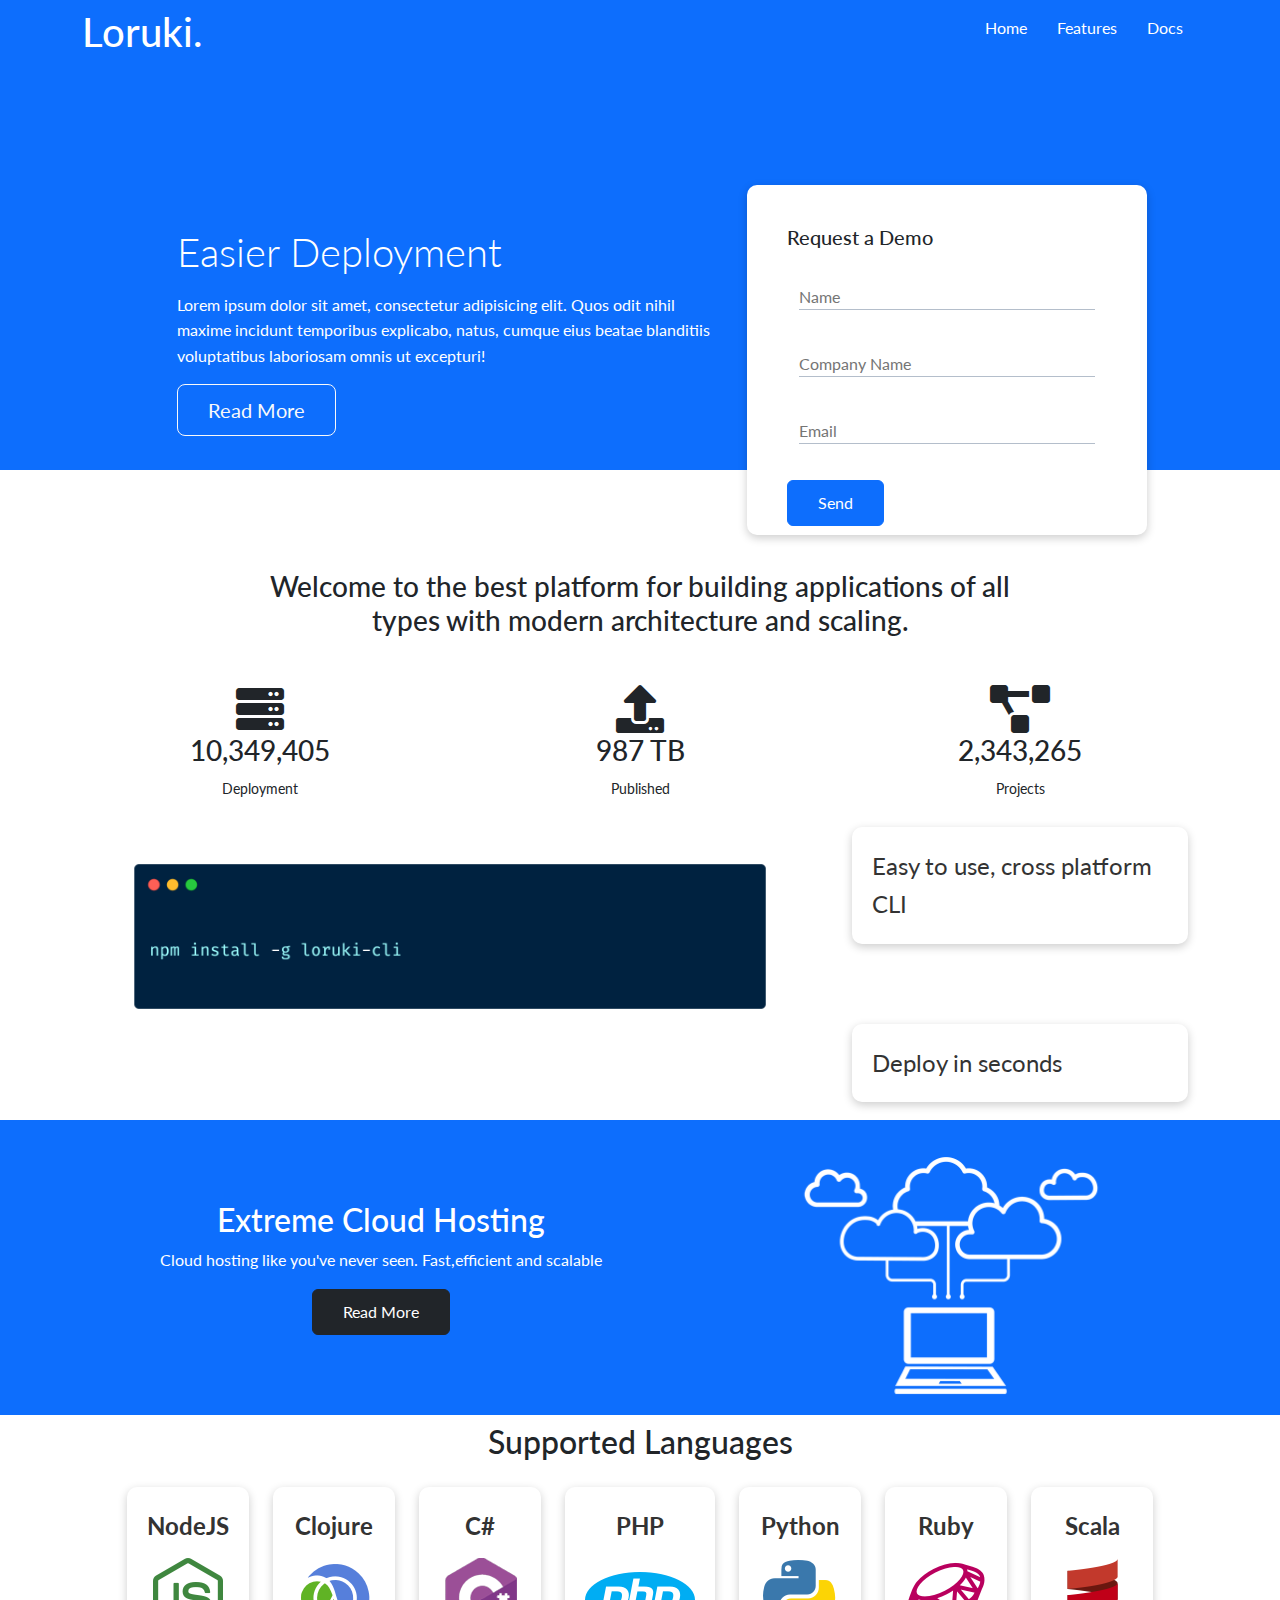
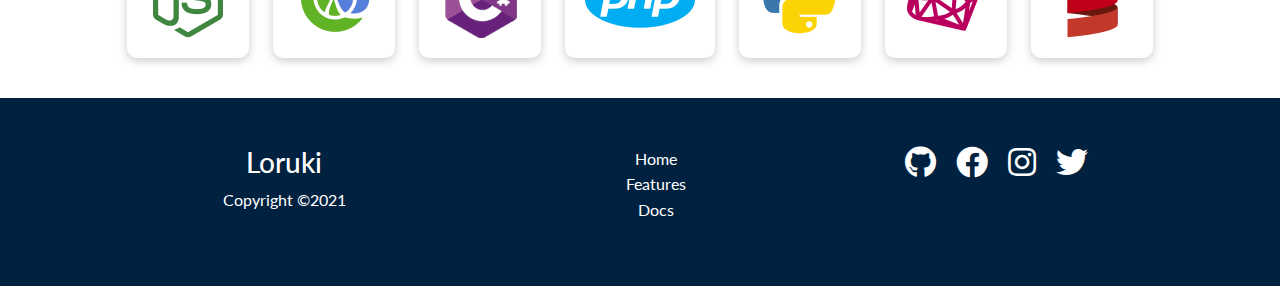
<file: index.html>
<!DOCTYPE html>
<html lang="en">
<head>
    <meta charset="utf-8">
    <meta name="viewport" content="width=device-width, initial-scale=1">
    <link rel="stylesheet" href="style.css">
    <link href="https://cdn.jsdelivr.net/npm/bootstrap@5.0.1/dist/css/bootstrap.min.css" rel="stylesheet">
    <link rel="stylesheet" href="https://cdnjs.cloudflare.com/ajax/libs/font-awesome/5.15.2/css/all.min.css  ">
    <link rel="preconnect" href="https://fonts.gstatic.com">
    <link rel="stylesheet" href="https://cdnjs.cloudflare.com/ajax/libs/font-awesome/5.15.1/css/all.min.css" integrity="sha512-+4zCK9k+qNFUR5X+cKL9EIR+ZOhtIloNl9GIKS57V1MyNsYpYcUrUeQc9vNfzsWfV28IaLL3i96P9sdNyeRssA==" crossorigin="anonymous">
    <link rel="preconnect" href="https://fonts.gstatic.com">
    <link href="https://fonts.googleapis.com/css2?family=Lato:wght@300&display=swap" rel="stylesheet">
    <title>Loruki | Cloud Hosting For Everyone</title>
</head>
<body>  
    <!--Navbar Başlangıç-->
    <div class="navbar bg-primary">
        <div class="container flex">
            <h1 class="logo">Loruki.</h1>
            <nav>
                <ul>
                    <li><a href="home.html">Home</a></li>
                    <li><a href="features.html">Features</a></li>
                    <li><a href="docs.html">Docs</a></li>
                </ul>
            </nav>
        </div>
    </div>
    <!--BÖLÜM1-->
    <section class="container-fluid bolum1 bg-primary">
        <div class="container">
            <div class="row">
                <div class="col-lg-6 col-md-12 col-sm-12 text-white leftside mb-3">
                    <h3 class="mb-3">Easier Deployment</h3>
                    <p>Lorem ipsum dolor sit amet, consectetur adipisicing elit. Quos odit nihil maxime incidunt temporibus explicabo, natus, cumque eius beatae blanditiis voluptatibus laboriosam omnis ut excepturi!</p>
                    <button class="btn btn-outline-light btn-lg">Read More</button>
                </div>
                <div class="col-lg-4 col-md-12">
                    <form class=" bg-white right-side">
                        <h5>Request a Demo</h5>
                        <div class="form-control">
                            <input type="text" name="name" placeholder="Name" required="">
                        </div>
                        <div class="form-control">
                            <input type="text" name="company" placeholder="Company Name" required="">
                        </div>
                        <div class="form-control">
                            <input type="email" name="email" placeholder="Email" required="">
                        </div>
                        <input type="submit" value="Send" class="btn btn-primary">
                    </form>
                </div>
            </div>
        </div>
    </section>    
    <!--BÖLÜM2-->
    <section class="container-fluid bolum2 col-sm-12 text-center">
        <h3 class="my-5">Welcome to the best platform for building applications of all <br> types with modern architecture and scaling.</h3>
        <div class="container">
            <div class="row">
                <div class="col-md-4">
                    <i class="fas fa-server fa-3x"></i>
                    <h3>10,349,405</h3>
                    <small>Deployment</small>
                </div>
                <div class="col-md-4">
                    <i class="fas fa-upload fa-3x"></i>
                    <h3>987 TB</h3>
                    <small>Published</small>
                </div>
                <div class="col-md-4">
                    <i class="fas fa-project-diagram fa-3x"></i>
                    <h3>2,343,265</h3>
                    <small>Projects</small>
                </div>
            </div>
        </div>
    </section>
    <!--BÖLÜM3-->
    <section class="container-fluid bolum3">
        <div class="container">
            <div class="row">
                <div class="col-lg-8 col-sm-12">
                    <img class="img-fluid" src="images/cli.png" alt="">
                </div>
                <div class="col-lg-4 mt-3">
                    <div class="myCard">
                        <div class="card-body">
                            <div class="card-text">Easy to use, cross platform CLI</div>
                        </div>
                    </div>
                    <div class="myCard card2">
                        <div class="card-body">
                            <div class="card-text">Deploy in seconds</div>
                        </div>
                    </div>
                </div>
            </div>
        </div>
    </section>
    <!--BÖLÜM4-->
    <section class="container-fluid bolum4 bg-primary text-white my-2 py-2" style="padding-left: 4em;">
        <div class="container">
            <div class="row align-items-center justify-content-center">
                <div class="col-lg-6 col-md-12 text-center">
                    <h2>Extreme Cloud Hosting</h2>
                    <p>Cloud hosting like you've never seen. Fast,efficient and scalable</p>
                    <button class="btn btn-dark">Read More</button>
                </div>
                <div class="col-lg-6 col-md-12 mt-3 text-center">
                    <img  class="img-fluid" src="images/cloud.png" alt="">
                    
                </div>
            </div>
        </div>
    </section>

    <!--BÖLÜM5-->
    <section class="container-fluid bolum5 text-center">
        <h2 class="text-center">Supported Languages</h2>
        <div class="myCard d-inline-flex">
            <div class="card-body">
                <div class="card-text">NodeJS</div>
                <img src="images/logos/node.png" class="img-fluid" alt="">
            </div>
        </div>
        <div class="myCard d-inline-flex">
            <div class="card-body">
                <div class="card-text">Clojure</div>
                <img src="images/logos/clojure.png" class="img-fluid" alt="">
            </div>
        </div>
        <div class="myCard d-inline-flex">
            <div class="card-body">
                <div class="card-text">C#</div>
                <img src="images/logos/csharp.png" class="img-fluid" alt="">
            </div>
        </div>
        <div class="myCard d-inline-flex">
            <div class="card-body">
                <div class="card-text">PHP</div>
                <img src="images/logos/php.png" class="img-fluid" alt="">
            </div>
        </div>
        <div class="myCard d-inline-flex">
            <div class="card-body">
                <div class="card-text">Python</div>
                <img src="images/logos/python.png" class="img-fluid" alt="">
            </div>
        </div>
        <div class="myCard d-inline-flex">
            <div class="card-body">
                <div class="card-text">Ruby</div>
                <img src="images/logos/ruby.png" class="img-fluid" alt="">
            </div>
        </div>
        <div class="myCard d-inline-flex">
            <div class="card-body">
                <div class="card-text">Scala</div>
                <img src="images/logos/scala.png" class="img-fluid" alt="">
            </div>
        </div>
    </section>

    <!--FOOTER-->

    <footer class="text-white">
        <div class="container p-5">
            <div class="row text-center">
                <div class="col-md-4">
                    <h3>Loruki</h3>
                    <p>Copyright ©2021</p>
                </div>
                <div class="col-md-4">
                    <ul>
                        <li>Home</li>
                        <li>Features</li>
                        <li>Docs</li>
                    </ul>
                </div>
                <div class="col-md-4 social-icons">
                    <a href=""><i class="fab fa-github fa-2x mx-2"></i></a>
                    <a href=""><i class="fab fa-facebook fa-2x mx-2"></i></a>
                    <a href=""><i class="fab fa-instagram fa-2x mx-2"></i></a>
                    <a href=""><i class="fab fa-twitter fa-2x mx-2"></i></a>
                </div>
            </div>
        </div>
    </footer>

    <script src="https://code.jquery.com/jquery-3.4.1.slim.min.js" integrity="sha384-J6qa4849blE2+poT4WnyKhv5vZF5SrPo0iEjwBvKU7imGFAV0wwj1yYfoRSJoZ+n" crossorigin="anonymous"></script>
<script src="https://cdn.jsdelivr.net/npm/popper.js@1.16.0/dist/umd/popper.min.js" integrity="sha384-Q6E9RHvbIyZFJoft+2mJbHaEWldlvI9IOYy5n3zV9zzTtmI3UksdQRVvoxMfooAo" crossorigin="anonymous"></script>
<script src="https://stackpath.bootstrapcdn.com/bootstrap/4.4.1/js/bootstrap.min.js" integrity="sha384-wfSDF2E50Y2D1uUdj0O3uMBJnjuUD4Ih7YwaYd1iqfktj0Uod8GCExl3Og8ifwB6" crossorigin="anonymous"></script>
</body>
</html>
</file>
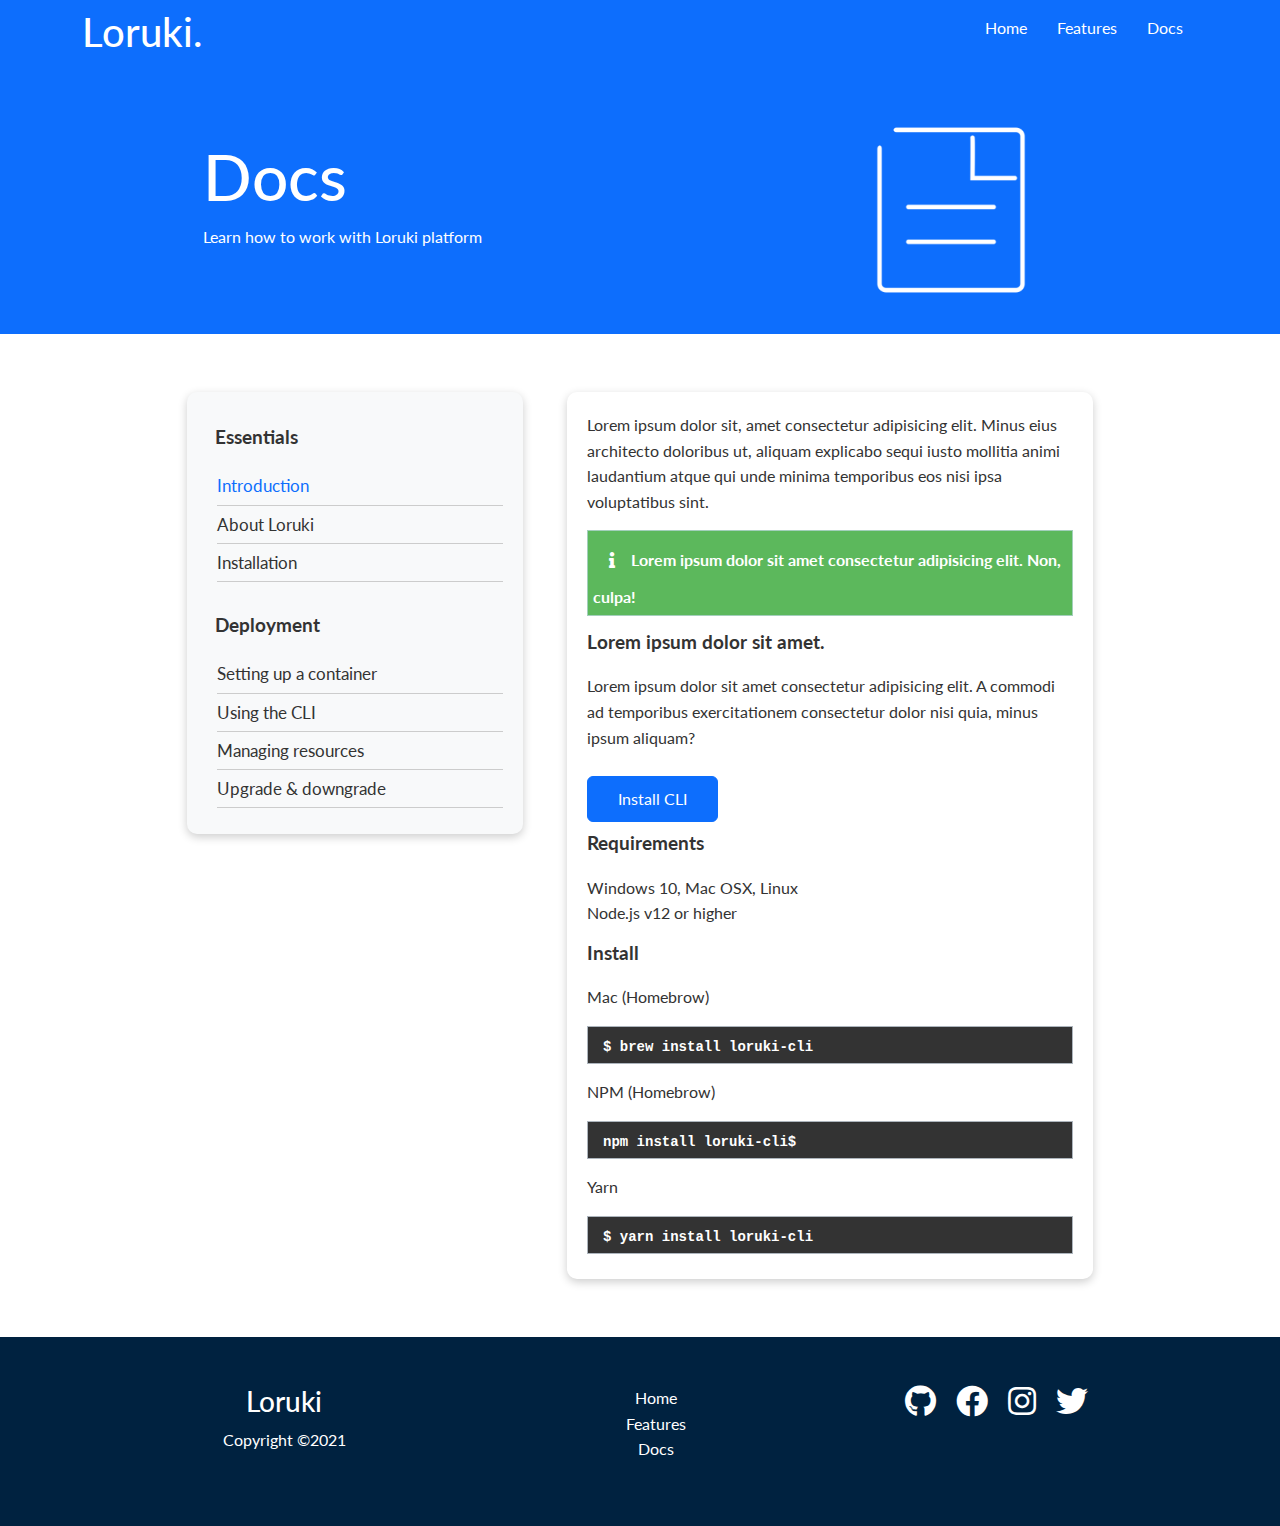
<file: docs.html>
<!DOCTYPE html>
<html lang="en">
<head>
    <meta charset="utf-8">
    <meta name="viewport" content="width=device-width, initial-scale=1">
    <link rel="stylesheet" href="style.css">
    <link href="https://cdn.jsdelivr.net/npm/bootstrap@5.0.1/dist/css/bootstrap.min.css" rel="stylesheet">
    <link rel="stylesheet" href="https://cdnjs.cloudflare.com/ajax/libs/font-awesome/5.15.2/css/all.min.css  ">
    <link rel="preconnect" href="https://fonts.gstatic.com">
    <link rel="stylesheet" href="https://cdnjs.cloudflare.com/ajax/libs/font-awesome/5.15.1/css/all.min.css">
    <link rel="preconnect" href="https://fonts.gstatic.com">
    <link href="https://fonts.googleapis.com/css2?family=Lato:wght@300&display=swap" rel="stylesheet">
    <title>Loruki | Cloud Hosting For Everyone</title>
</head>
<body>
    <div class="navbar bg-primary">
        <div class="container flex">
            <h1 class="logo">Loruki.</h1>
            <nav>
                <ul>
                    <li><a href="home.html">Home</a></li>
                    <li><a href="features.html">Features</a></li>
                    <li><a href="docs.html">Docs</a></li>
                </ul>
            </nav>
        </div>
    </div>

    <section class="container-fluid docs1 bg-primary text-white py-4" style="padding-left: 4em;">
        <div class="container">
            <div class="row align-items-center justify-content-center">
                <div class="col-lg-4 col-md-12">
                    <h3 class="head">Docs</h3>
                    <p>Learn how to work with Loruki platform</p>
                </div>
                <div class="col-lg-2 col-md-12"></div>
                <div class="col-lg-4 col-md-12 mt-3 text-center">
                    <img class="img-fluid" src="images/docs.png" alt="">
                </div>
            </div>
        </div>
    </section>

    <section class="container-fluid docs2 py-5">
        <div class="container">
            <div class="row">
                <div class="col-lg-1"></div>
                <div class="col-lg-4 mb-5">
                    <div class="myCard bg-light">
                        <h4 class="m-2 py-3">Essentials</h4>
                        <nav>
                            <ul>
                                <li class=""><a class="text-primary" href="">Introduction</a></li>
                                <li><a href="">About Loruki</a></li>
                                <li><a href="">Installation</a></li>
                            </ul>
                        </nav>
                        <h4 class="m-2 py-3">Deployment</h4>
                        <nav>
                            <ul>
                                <li><a href="">Setting up a container</a></li>
                                <li><a href="">Using the CLI</a></li>
                                <li><a href="">Managing resources</a></li>
                                <li><a href="">Upgrade & downgrade</a></li>
                            </ul>
                        </nav>
                    </div>
                </div>
                <div class="col-lg-6">
                    <div class="myCard pt-2" id="card2">
                        <p>Lorem ipsum dolor sit, amet consectetur adipisicing elit. Minus eius architecto doloribus ut, aliquam
                            explicabo sequi
                            iusto mollitia animi laudantium atque qui unde minima temporibus eos nisi ipsa voluptatibus sint.</p>
                        <div class="alert alert-success text-white">
                            <i class="fas fa-info m-3"></i>Lorem ipsum dolor sit amet consectetur adipisicing elit. Non, culpa!
                        </div>
                        <h3>Lorem ipsum dolor sit amet.</h3>
                        <p>Lorem ipsum dolor sit amet consectetur adipisicing elit. A commodi ad temporibus exercitationem consectetur
                            dolor nisi
                            quia, minus ipsum aliquam?</p>
                        <button class="btn btn-primary">Install CLI</button>
                        <h3>Requirements</h3>
                        <p>Windows 10, Mac OSX, Linux <br> Node.js v12 or higher</p>
                        <h3>Install</h3>
                        <p>Mac (Homebrow)</p>
                        <div class="alert alert-dark"><code> $ brew install loruki-cli</code></div>
                        <p>NPM (Homebrow)</p>
                        <div class="alert alert-dark"><code> npm install loruki-cli$</code></div>
                        <p>Yarn</p>
                        <div class="alert alert-dark"><code>$ yarn install loruki-cli</code></div>
                    </div>
                </div>
                </div>
            </div>
    </section>

    <footer class="text-white">
        <div class="container p-5">
            <div class="row text-center">
                <div class="col-md-4">
                    <h3>Loruki</h3>
                    <p>Copyright ©2021</p>
                </div>
                <div class="col-md-4">
                    <ul>
                        <li>Home</li>
                        <li>Features</li>
                        <li>Docs</li>
                    </ul>
                </div>
                <div class="col-md-4 social-icons">
                    <a href=""><i class="fab fa-github fa-2x mx-2"></i></a>
                    <a href=""><i class="fab fa-facebook fa-2x mx-2"></i></a>
                    <a href=""><i class="fab fa-instagram fa-2x mx-2"></i></a>
                    <a href=""><i class="fab fa-twitter fa-2x mx-2"></i></a>
                </div>
            </div>
        </div>
    </footer>
    <script src="https://code.jquery.com/jquery-3.4.1.slim.min.js"></script>
    <script src="https://cdn.jsdelivr.net/npm/popper.js@1.16.0/dist/umd/popper.min.js"></script>
    <script src="https://stackpath.bootstrapcdn.com/bootstrap/4.4.1/js/bootstrap.min.js"></script>
</body>
</html>
</file>
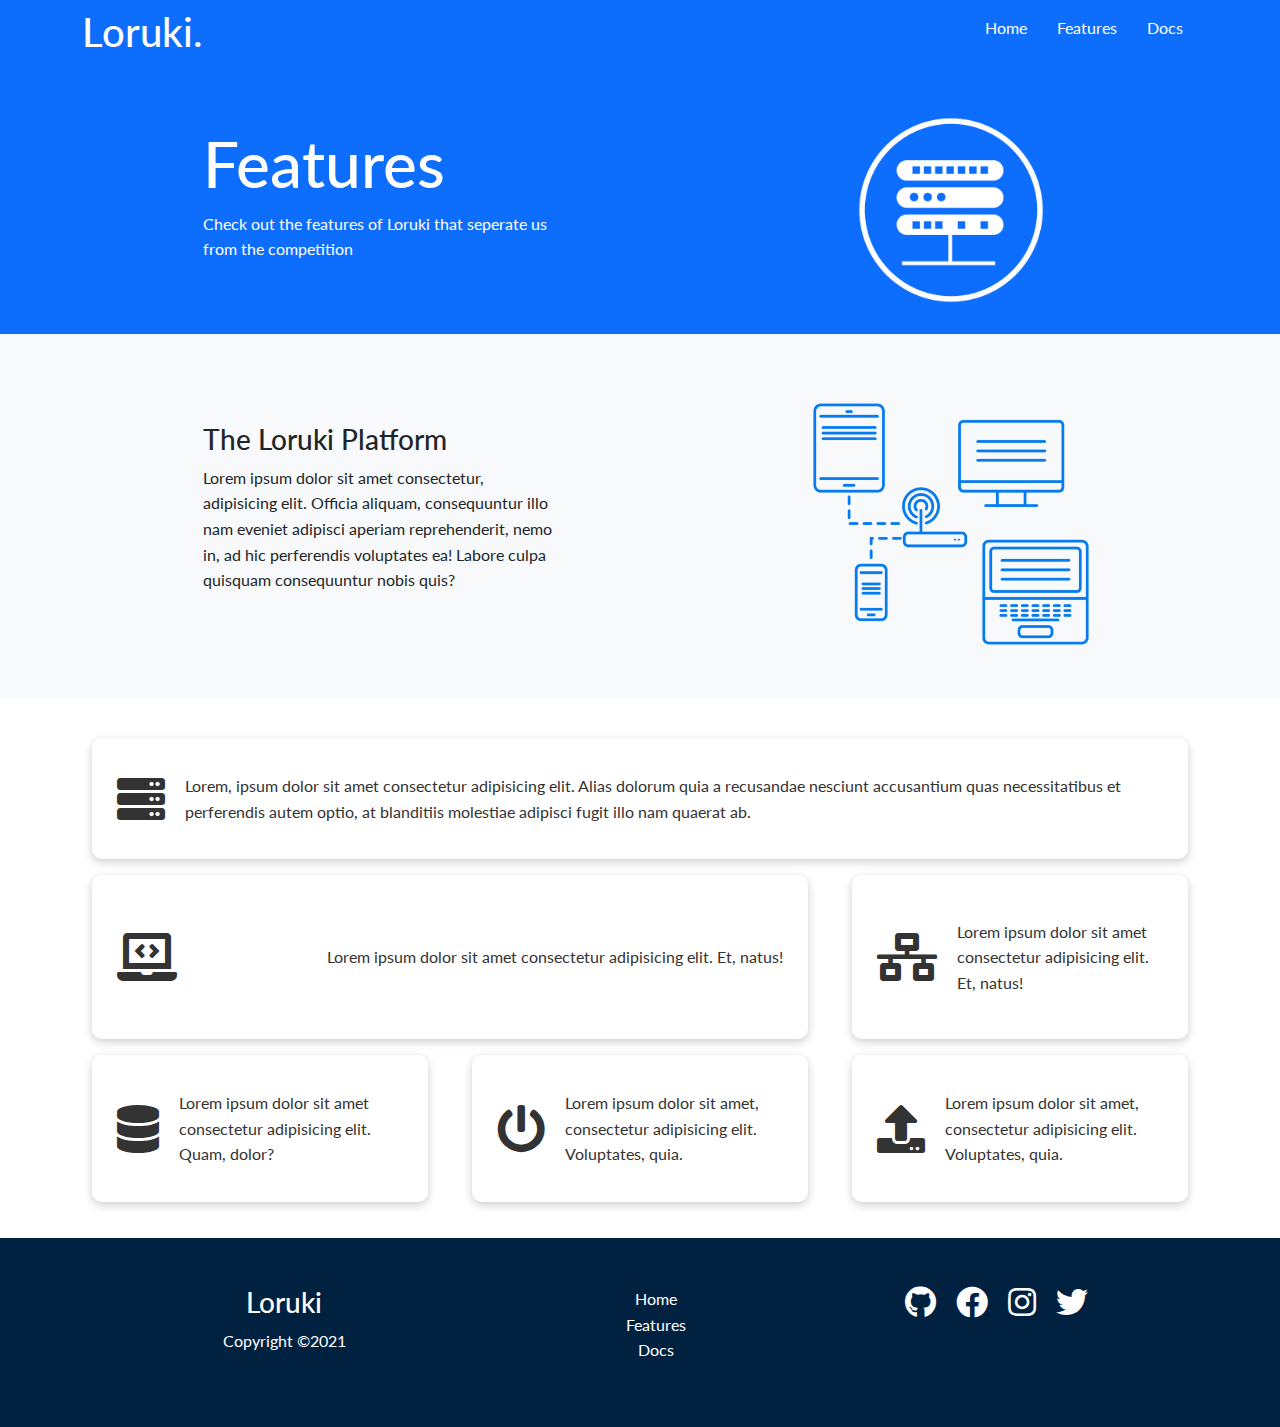
<file: features.html>
<!DOCTYPE html>
<html lang="en">
<head>
    <meta charset="utf-8">
    <meta name="viewport" content="width=device-width, initial-scale=1">
    <link rel="stylesheet" href="style.css">
    <link href="https://cdn.jsdelivr.net/npm/bootstrap@5.0.1/dist/css/bootstrap.min.css" rel="stylesheet">
    <link rel="stylesheet" href="https://cdnjs.cloudflare.com/ajax/libs/font-awesome/5.15.2/css/all.min.css  ">
    <link rel="preconnect" href="https://fonts.gstatic.com">
    <link rel="stylesheet" href="https://cdnjs.cloudflare.com/ajax/libs/font-awesome/5.15.1/css/all.min.css">
    <link rel="preconnect" href="https://fonts.gstatic.com">
    <link href="https://fonts.googleapis.com/css2?family=Lato:wght@300&display=swap" rel="stylesheet">
    <title>Loruki | Cloud Hosting For Everyone</title>
</head>
<body>
    <div class="navbar bg-primary">
        <div class="container flex">
            <h1 class="logo">Loruki.</h1>
            <nav>
                <ul>
                    <li><a href="home.html">Home</a></li>
                    <li><a href="features.html">Features</a></li>
                    <li><a href="docs.html">Docs</a></li>
                </ul>
            </nav>
        </div>
    </div>

    <section class="container-fluid features1 bg-primary text-white py-4" style="padding-left: 4em;">
        <div class="container">
            <div class="row align-items-center justify-content-center">
                <div class="col-lg-4 col-md-12">
                    <h3 class="head">Features</h3>
                    <p>Check out the features of Loruki that seperate us from the competition</p>
                </div>
                <div class="col-lg-2 col-md-12"></div>
                <div class="col-lg-4 col-md-12 mt-3 text-center">
                    <img class="img-fluid" src="images/server.png" alt="">
    
                </div>
            </div>
        </div>
    </section>
    <section class="container-fluid features2 bg-light py-4" style="padding-left: 4em;">
        <div class="container">
            <div class="row align-items-center justify-content-center">
                <div class="col-lg-4 col-md-12">
                    <h3 class="head">The Loruki Platform</h3>
                    <p>Lorem ipsum dolor sit amet consectetur, adipisicing elit. Officia aliquam, consequuntur illo nam eveniet adipisci
                    aperiam reprehenderit, nemo in, ad hic perferendis voluptates ea! Labore culpa quisquam consequuntur nobis quis?</p>
                </div>
                <div class="col-lg-2 col-md-12"></div>
                <div class="col-lg-4 col-md-12 mt-3 text-center">
                    <img class="img-fluid" src="images/server2.png" alt="">
    
                </div>
            </div>
        </div>
    </section>

    <section class="container features3">
        <div class="row">
            <div class="col-lg-12 mb-3">
                <div class="myCard">
                    <i class="fas fa-server fa-3x"></i>
                    <span>Lorem, ipsum dolor sit amet consectetur adipisicing elit. Alias dolorum quia a recusandae nesciunt accusantium
                        quas
                        necessitatibus et perferendis autem optio, at blanditiis molestiae adipisci fugit illo nam quaerat ab.</span>
                </div>
            </div>
            <div class="col-lg-8 mb-3">
                <div class="myCard py-5">
                    <i class="fas fa-laptop-code fa-3x"></i>
                    <span>Lorem ipsum dolor sit amet consectetur adipisicing elit. Et, natus!</span>
                </div>
            </div>
            <div class="col-lg-4 mb-3">
                <div class="myCard">
                    <i class="fas fa-network-wired fa-3x"></i>
                    <span>Lorem ipsum dolor sit amet consectetur adipisicing elit. Et, natus!</span>
                </div>
            </div>
            <div class="col-lg-4 mb-3">
                <div class="myCard">
                <i class="fas fa-database fa-3x"></i>
                    <span>Lorem ipsum dolor sit amet consectetur adipisicing elit. Quam, dolor?</span>
                </div>
            </div>
            <div class="col-lg-4 mb-3">
                <div class="myCard">
                    <i class="fas fa-power-off fa-3x"></i>
                    <span>Lorem ipsum dolor sit amet, consectetur adipisicing elit. Voluptates, quia.</span>
                </div>
            </div>
            <div class="col-lg-4 mb-3">
                <div class="myCard">
                    <i class="fas fa-upload fa-3x"></i>
                    <span>Lorem ipsum dolor sit amet, consectetur adipisicing elit. Voluptates, quia.</span>
                </div>
            </div>
        </div>
    </section>

    <footer class="text-white">
        <div class="container p-5">
            <div class="row text-center">
                <div class="col-md-4">
                    <h3>Loruki</h3>
                    <p>Copyright ©2021</p>
                </div>
                <div class="col-md-4">
                    <ul>
                        <li>Home</li>
                        <li>Features</li>
                        <li>Docs</li>
                    </ul>
                </div>
                <div class="col-md-4 social-icons">
                    <a href=""><i class="fab fa-github fa-2x mx-2"></i></a>
                    <a href=""><i class="fab fa-facebook fa-2x mx-2"></i></a>
                    <a href=""><i class="fab fa-instagram fa-2x mx-2"></i></a>
                    <a href=""><i class="fab fa-twitter fa-2x mx-2"></i></a>
                </div>
            </div>
        </div>
    </footer>
    <script src="https://code.jquery.com/jquery-3.4.1.slim.min.js" integrity="sha384-J6qa4849blE2+poT4WnyKhv5vZF5SrPo0iEjwBvKU7imGFAV0wwj1yYfoRSJoZ+n" crossorigin="anonymous"></script>
<script src="https://cdn.jsdelivr.net/npm/popper.js@1.16.0/dist/umd/popper.min.js" integrity="sha384-Q6E9RHvbIyZFJoft+2mJbHaEWldlvI9IOYy5n3zV9zzTtmI3UksdQRVvoxMfooAo" crossorigin="anonymous"></script>
<script src="https://stackpath.bootstrapcdn.com/bootstrap/4.4.1/js/bootstrap.min.js" integrity="sha384-wfSDF2E50Y2D1uUdj0O3uMBJnjuUD4Ih7YwaYd1iqfktj0Uod8GCExl3Og8ifwB6" crossorigin="anonymous"></script>
</body>
</html>
</file>
<file: style.css>
* {
  margin: 0;
  padding: 0;
  box-sizing: border-box;
  font-family: "Lato", sans-serif;
  line-height: 1.6;
  text-decoration: none !important;
}

h1,
h2 {
  font-weight: 300;
  line-height: 1.2;
  margin: 10px 0;
}

ul {
  list-style-type: none;
  margin: 0;
  padding: 0;
}
/*NAVBAR*/

.ml-auto {
  margin-left: auto !important;
}
.mr-auto {
  margin-right: auto !important;
}

.myCard {
  background-color: #fff;
  color: #333;
  border-radius: 10px;
  box-shadow: 0 3px 10px rgb(0 0 0 / 20%);
  padding: 20px;
  margin: 10px;
}

.navbar {
  color: #fff;
  height: 70px;
}

.navbar ul {
  display: flex;
}

.navbar a {
  color: #fff;
  padding: 10px;
  margin: 0 5px;
}

.navbar a:hover {
  border-bottom: 2px #fff solid;
  color: white !important;
}

.navbar.flex {
  justify-content: space-between;
}

.bolum1::after,
.bolum1::before {
  bottom: 0px !important;
}

/*BÖLÜM 1*/

.bolum1 {
  height: 400px;
}

.bolum1 .row {
  align-items: center;
  justify-content: center;
  height: 60vh;
}

.bolum1 h3 {
  font-size: 40px;
  font-weight: 300;
}

.bolum1 .leftside {
  animation: slideInFromLeft 1s ease-in;
}

.bolum1 .right-side {
  position: relative;
  border-radius: 10px;
  height: 350px;
  padding: 40px;
  width: 400px;
  box-shadow: 0 3px 10px rgb(0 0 0 / 20%);
  z-index: 1;
  top: 20px;
  animation: slideInFromRight 1s ease-in;
}

.bolum1 .btn {
  padding: 10px 30px !important;
  cursor: pointer;
  text-align: center;
  display: inline-block;
}

.form-control {
  margin: 30px 0;
}

.form-control {
  border: 0 !important;
}

.right-side input[type="text"],
.right-side input[type="email"] {
  border: 0;
  border-bottom: 1px solid #b4becb;
  width: 100%;
  padding: 3x;
  font-size: 16px;
}


/*BÖLÜM 2 */

.bolum2 {
  margin-top: 100px;
  animation: slideInFromTop 1s ease-in;
}

/*BÖLÜM 3*/

.bolum3.myCard {
  background-color: #fff;
  color: #333;
  border-radius: 10px;
  box-shadow: 0 3px 10px rgb(0 0 0 / 20%);
  padding: 10px;
  margin: 10px;
}

.bolum3 .card2 {
  margin-top: 5rem;
}

.bolum3 img {
  width: 100%;
  margin-top: 10px;
}

.bolum3 .myCard .card-text {
  font-size: 24px;
}

/*BÖLÜM4*/

.bolum4 img {
  max-width: 70% !important;
}

.bolum4 .btn {
  padding: 10px 30px;
  cursor: pointer;
}

/*BÖLÜM5*/

.bolum5 .myCard {
  text-align: center;
  margin: 18px 10px 40px;
}

.bolum5 .card-text {
  font-weight: 700;
  margin-bottom: 12px;
  font-size: 24px;
}

/*FOOTER*/

footer {
  background-color: #002240;
}

footer ul {
  list-style: none;
}

footer .social-icons a {
  color: #fff !important;
}

/*-----FEATURES-----*/

.features1 .head {
  font-size: 4rem;
}

.features1 img {
  width: 200px;
  justify-self: flex-end;
}

/*FEATURES 2*/

.features2 img {
  width: 300px;
  justify-self: flex-end;
}

/*FEATURES 3*/

.features3 {
  padding: 30px;
}

.features3 .myCard {
  display: flex;
  justify-content: space-between;
  align-items: center;
  height: 100%;
  padding: 25px;
  background-color: #fff;
  color: #333;
  border-radius: 10px;
  box-shadow: 0 3px 10px rgb(0 0 0 / 20%);
  margin: 10px;
}

.features3 .myCard i {
  margin-right: 20px;
}

/*DOCS1*/

.docs1 .head {
  font-size: 4rem;
}

.docs1 img {
  width: 200px;
  justify-self: flex-end;
}

/*DOCS2*/

.docs2 .myCard {
  align-items: center;
  padding: 10px 20px;
  background-color: #fff;
  color: #333;
  border-radius: 10px;
  box-shadow: 0 3px 10px rgb(0 0 0 / 20%);
  margin: 10px;
}

.docs2 .myCard ul {
  padding-left: 0.6rem !important;
}

.docs2 .myCard a {
  display: block;
  text-decoration: none !important;
  color: #333;
  border-bottom: 1px #ccc solid;
  font-size: 17px;
  padding-bottom: 5px;
  margin-bottom: 5px;
}

.docs2 .myCard a:hover {
  color: black;
  font-weight: 900;
}

.docs2 h3,
h4 {
  font-weight: bold !important;
  font-size: 1.17em !important;
}

.docs2 h3 {
  margin-bottom: 20px !important;
}

#card2 {
  padding-top: 20px !important;
}

#card2 .alert-success {
  background-color: #5cb85c !important;
  padding: 5px 5px !important;
  font-weight: bold;
  margin: 15px 0;
  border-radius: 0 !important;
}

.docs2 .btn {
  margin: 10px 10px 10px 0;
  padding: 10px 30px;
}

#card2 .alert-dark {
  background-color: #333;
  padding: 5px 5px !important;
  font-weight: bold;
  margin: 15px 0;
  border-radius: 0 !important;
}

#card2 .alert-dark code {
  color: #fff;
  padding: 10px;
}

/*MEDİA*/

@media (max-width: 500px) {
  .bolum1::after,
  .bolum1::before {
    content: "";
    position: absolute;
    height: 100px;
    bottom: 10px;
    right: 0;
    left: 0;
    background: white;
    transform: skewY(-3deg);
  }
  .navbar .flex {
    flex-direction: column;
  }

  .navbar ul {
    padding: 10px;
    background-color: rgba(0, 0, 0, 0.1);
  }
  .bolum1 .leftside {
    margin-top: 40px !important;
  }
  .bolum1 .right-side {
    margin-top: 10px;
  }
}

@media only screen and (max-width: 992px) {
  .right-side {
    margin: auto;
    margin-top: 60px;
  }
  .bolum1 {
    height: 600px;
  }
  .bolum1::after,
  .bolum1::before {
    bottom: -20px !important;
  }

  .bolum1 .leftside {
    text-align: center;
  }
}

/*ANİMATİONS*/

@keyframes slideInFromLeft {
  0% {
    transform: translateX(-100%);
  }
  100% {
    transform: translateX(0);
  }
}

@keyframes slideInFromRight {
  0% {
    transform: translateX(100%);
  }
  100% {
    transform: translateX(0);
  }
}

@keyframes slideInFromTop {
  0% {
    transform: translateY(100%);
  }
  100% {
    transform: translateY(0);
  }
}
</file>
